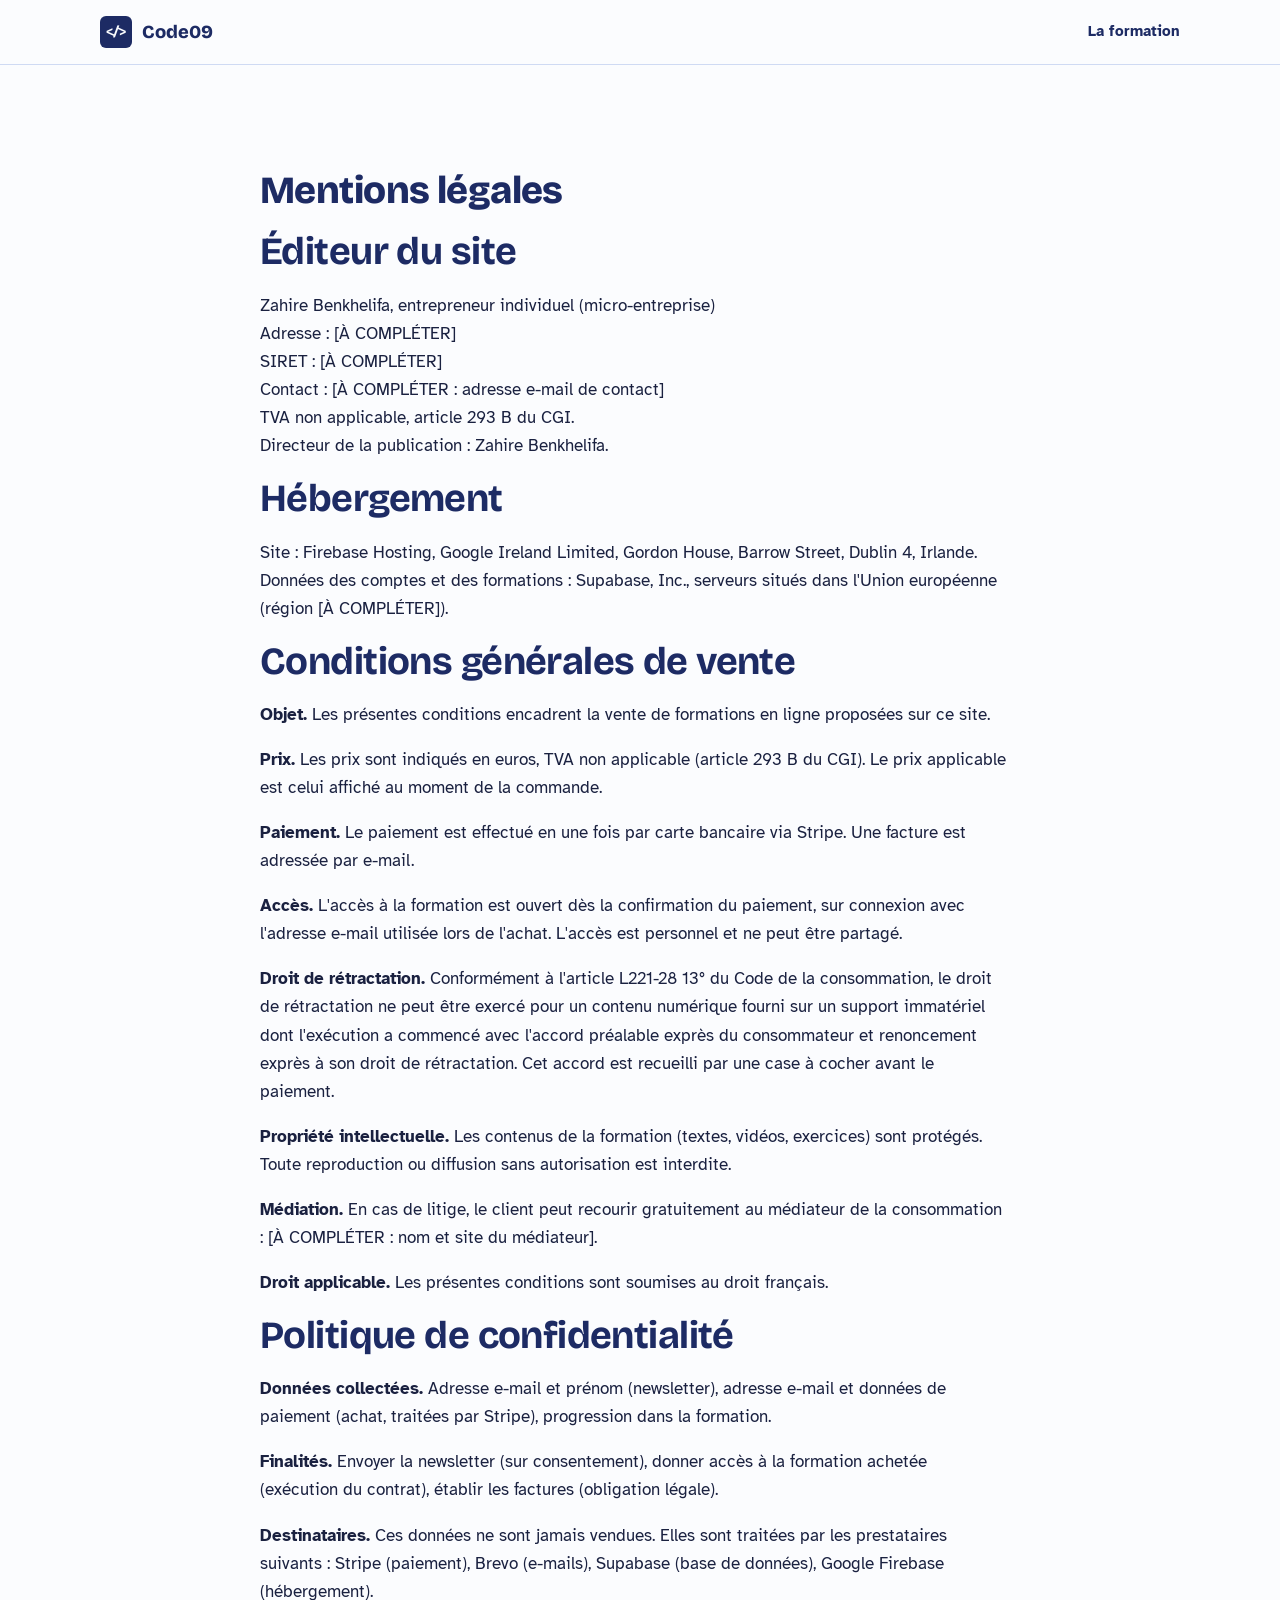
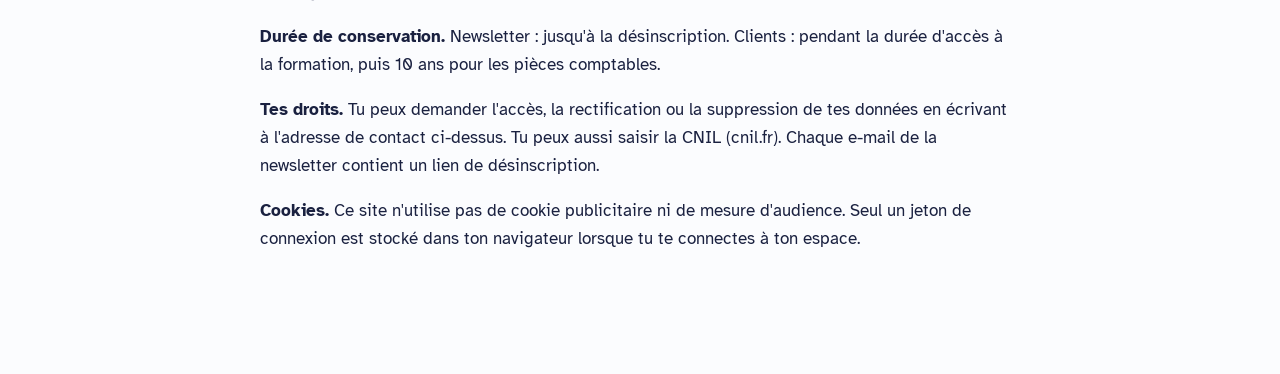
<file: public/mentions-legales.html>
<!doctype html>
<html lang="fr">
<head>
  <meta charset="utf-8">
  <meta name="viewport" content="width=device-width, initial-scale=1">
  <title>Mentions légales, CGV et confidentialité — Code09</title>
  <link rel="stylesheet" href="assets/css/style.css">
</head>
<body>
  <header class="entete">
    <div class="conteneur">
      <a class="logo" href="index.html"><span>&lt;/&gt;</span>Code09</a>
      <nav class="nav"><a href="formation.html">La formation</a></nav>
    </div>
  </header>

  <!-- ⚠️ Modèle à compléter et à faire relire : remplace chaque [À COMPLÉTER]. -->
  <main>
    <section>
      <div class="conteneur lecon contenu">
        <h1 style="font-size: 2.4rem;">Mentions légales</h1>
        <h2>Éditeur du site</h2>
        <p>Zahire Benkhelifa, entrepreneur individuel (micro-entreprise)<br>
        Adresse : [À COMPLÉTER]<br>
        SIRET : [À COMPLÉTER]<br>
        Contact : [À COMPLÉTER : adresse e-mail de contact]<br>
        TVA non applicable, article 293 B du CGI.<br>
        Directeur de la publication : Zahire Benkhelifa.</p>

        <h2>Hébergement</h2>
        <p>Site : Firebase Hosting, Google Ireland Limited, Gordon House, Barrow Street, Dublin 4, Irlande.<br>
        Données des comptes et des formations : Supabase, Inc., serveurs situés dans l'Union européenne (région [À COMPLÉTER]).</p>

        <h2 id="cgv">Conditions générales de vente</h2>
        <p><strong>Objet.</strong> Les présentes conditions encadrent la vente de formations en ligne proposées sur ce site.</p>
        <p><strong>Prix.</strong> Les prix sont indiqués en euros, TVA non applicable (article 293 B du CGI). Le prix applicable est celui affiché au moment de la commande.</p>
        <p><strong>Paiement.</strong> Le paiement est effectué en une fois par carte bancaire via Stripe. Une facture est adressée par e-mail.</p>
        <p><strong>Accès.</strong> L'accès à la formation est ouvert dès la confirmation du paiement, sur connexion avec l'adresse e-mail utilisée lors de l'achat. L'accès est personnel et ne peut être partagé.</p>
        <p><strong>Droit de rétractation.</strong> Conformément à l'article L221-28 13° du Code de la consommation, le droit de rétractation ne peut être exercé pour un contenu numérique fourni sur un support immatériel dont l'exécution a commencé avec l'accord préalable exprès du consommateur et renoncement exprès à son droit de rétractation. Cet accord est recueilli par une case à cocher avant le paiement.</p>
        <p><strong>Propriété intellectuelle.</strong> Les contenus de la formation (textes, vidéos, exercices) sont protégés. Toute reproduction ou diffusion sans autorisation est interdite.</p>
        <p><strong>Médiation.</strong> En cas de litige, le client peut recourir gratuitement au médiateur de la consommation : [À COMPLÉTER : nom et site du médiateur].</p>
        <p><strong>Droit applicable.</strong> Les présentes conditions sont soumises au droit français.</p>

        <h2 id="confidentialite">Politique de confidentialité</h2>
        <p><strong>Données collectées.</strong> Adresse e-mail et prénom (newsletter), adresse e-mail et données de paiement (achat, traitées par Stripe), progression dans la formation.</p>
        <p><strong>Finalités.</strong> Envoyer la newsletter (sur consentement), donner accès à la formation achetée (exécution du contrat), établir les factures (obligation légale).</p>
        <p><strong>Destinataires.</strong> Ces données ne sont jamais vendues. Elles sont traitées par les prestataires suivants : Stripe (paiement), Brevo (e-mails), Supabase (base de données), Google Firebase (hébergement).</p>
        <p><strong>Durée de conservation.</strong> Newsletter : jusqu'à la désinscription. Clients : pendant la durée d'accès à la formation, puis 10 ans pour les pièces comptables.</p>
        <p><strong>Tes droits.</strong> Tu peux demander l'accès, la rectification ou la suppression de tes données en écrivant à l'adresse de contact ci-dessus. Tu peux aussi saisir la CNIL (cnil.fr). Chaque e-mail de la newsletter contient un lien de désinscription.</p>
        <p><strong>Cookies.</strong> Ce site n'utilise pas de cookie publicitaire ni de mesure d'audience. Seul un jeton de connexion est stocké dans ton navigateur lorsque tu te connectes à ton espace.</p>
      </div>
    </section>
  </main>
</body>
</html>
</file>
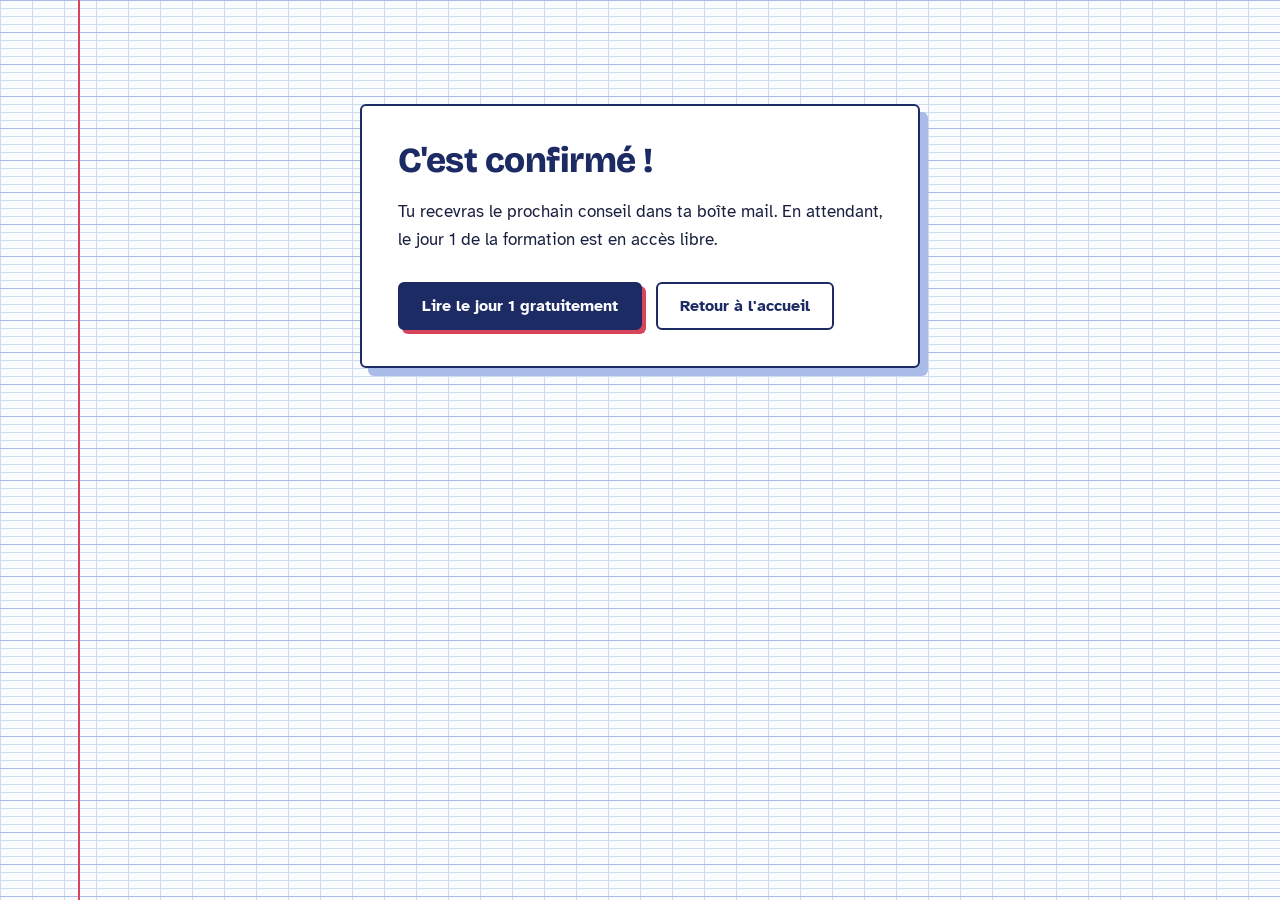
<file: public/newsletter-confirmee.html>
<!doctype html>
<html lang="fr">
<head>
  <meta charset="utf-8">
  <meta name="viewport" content="width=device-width, initial-scale=1">
  <title>Inscription confirmée — Code09</title>
  <meta name="robots" content="noindex">
  <link rel="stylesheet" href="assets/css/style.css">
</head>
<body>
  <main>
    <section class="seyes" style="min-height: 100vh;">
      <div class="conteneur">
        <div class="fiche" style="max-width: 560px; margin-inline: auto;">
          <h1 style="font-size: 2.2rem;">C'est confirmé !</h1>
          <p>Tu recevras le prochain conseil dans ta boîte mail. En attendant, le jour 1 de la formation est en accès libre.</p>
          <div class="actions">
            <a class="btn" href="lecon.html?jour=1">Lire le jour 1 gratuitement</a>
            <a class="btn btn-secondaire" href="index.html">Retour à l'accueil</a>
          </div>
        </div>
      </div>
    </section>
  </main>
</body>
</html>
</file>
<file: public/assets/css/style.css>
/* ============================================================
   Formation IA — feuille de style unique
   Direction : le cahier Seyès du prof (jour) + l'encre de nuit du dev (soir)
   ============================================================ */
@import url("https://fonts.googleapis.com/css2?family=Bricolage+Grotesque:opsz,wght@12..96,500;12..96,700;12..96,800&family=Atkinson+Hyperlegible:ital,wght@0,400;0,700;1,400&family=JetBrains+Mono:wght@400;600&display=swap");

:root {
  --papier: #fbfcfe;
  --papier-2: #f1f4fb;
  --seyes: #cfdaf3;
  --seyes-fort: #a9bbe6;
  --marge: #d6455b;
  --encre: #1d2b64;
  --encre-2: #3b4a85;
  --nuit: #121a3d;
  --nuit-2: #1c2754;
  --texte: #1a2140;
  --texte-doux: #4f5878;
  --ok: #1f7a55;
  --stabilo: #ffe45c;
  --rayon: 6px;
  --gouttiere: clamp(16px, 4vw, 40px);
  --largeur: 1080px;
  --titre: "Bricolage Grotesque", system-ui, sans-serif;
  --corps: "Atkinson Hyperlegible", system-ui, sans-serif;
  --code: "JetBrains Mono", ui-monospace, monospace;
}

*, *::before, *::after { box-sizing: border-box; }
html { -webkit-text-size-adjust: 100%; }
body {
  margin: 0;
  background: var(--papier);
  color: var(--texte);
  font: 400 1.0625rem/1.65 var(--corps);
}
img { max-width: 100%; display: block; }
a { color: var(--encre); text-underline-offset: 3px; }
a:hover { color: var(--marge); }
:focus-visible { outline: 3px solid var(--marge); outline-offset: 3px; border-radius: 2px; }

h1, h2, h3 { font-family: var(--titre); color: var(--encre); line-height: 1.1; margin: 0 0 .5em; letter-spacing: -0.015em; }
h1 { font-size: clamp(2.2rem, 6vw, 4rem); font-weight: 800; }
h2 { font-size: clamp(1.6rem, 3.6vw, 2.4rem); font-weight: 700; }
h3 { font-size: 1.25rem; font-weight: 700; }
p { margin: 0 0 1em; max-width: 68ch; }

.conteneur { width: min(100% - 2 * var(--gouttiere), var(--largeur)); margin-inline: auto; }

/* ---------- Papier Seyès (grands carreaux) ---------- */
.seyes {
  background-color: var(--papier);
  background-image:
    linear-gradient(90deg, transparent calc(var(--gouttiere) + 38px), var(--marge) calc(var(--gouttiere) + 38px), var(--marge) calc(var(--gouttiere) + 40px), transparent calc(var(--gouttiere) + 40px)),
    linear-gradient(var(--seyes-fort) 1px, transparent 1px),
    linear-gradient(var(--seyes) 1px, transparent 1px),
    linear-gradient(90deg, var(--seyes) 1px, transparent 1px);
  background-size: 100% 100%, 100% 32px, 100% 8px, 32px 100%;
}
@media (max-width: 640px) {
  .seyes { background-image:
    linear-gradient(var(--seyes-fort) 1px, transparent 1px),
    linear-gradient(var(--seyes) 1px, transparent 1px);
    background-size: 100% 32px, 100% 8px; }
}

/* ---------- En-tête ---------- */
.entete { position: sticky; top: 0; z-index: 10; background: color-mix(in srgb, var(--papier) 92%, transparent); backdrop-filter: blur(6px); border-bottom: 1px solid var(--seyes); }
.entete .conteneur { display: flex; align-items: center; justify-content: space-between; gap: 16px; min-height: 64px; }
.logo { font-family: var(--titre); font-weight: 800; font-size: 1.15rem; color: var(--encre); text-decoration: none; display: flex; align-items: center; gap: 10px; }
.logo span { display: inline-grid; place-items: center; width: 32px; height: 32px; border-radius: 6px; background: var(--encre); color: var(--papier); font-family: var(--code); font-size: .8rem; }
.nav { display: flex; gap: 20px; align-items: center; }
.nav a { text-decoration: none; font-weight: 700; font-size: .95rem; }
@media (max-width: 640px) { .nav .masquer-mobile { display: none; } }

/* ---------- Boutons ---------- */
.btn {
  display: inline-flex; align-items: center; justify-content: center; gap: 8px;
  font: 700 1rem/1 var(--corps); padding: 14px 22px; border-radius: var(--rayon);
  border: 2px solid var(--encre); background: var(--encre); color: var(--papier);
  cursor: pointer; text-decoration: none; transition: transform .12s ease, box-shadow .12s ease;
  box-shadow: 4px 4px 0 var(--marge);
}
.btn:hover { color: var(--papier); transform: translate(-1px, -1px); box-shadow: 5px 5px 0 var(--marge); }
.btn:active { transform: translate(2px, 2px); box-shadow: 1px 1px 0 var(--marge); }
.btn[disabled] { opacity: .6; cursor: wait; }
.btn-secondaire { background: transparent; color: var(--encre); box-shadow: none; }
.btn-secondaire:hover { color: var(--encre); background: var(--papier-2); box-shadow: none; }
.btn-petit { padding: 8px 14px; font-size: .9rem; box-shadow: 2px 2px 0 var(--marge); }
.btn-danger { background: var(--marge); border-color: var(--marge); box-shadow: none; }

/* ---------- Sections ---------- */
section { padding-block: clamp(56px, 9vw, 104px); }
.nuit { background: var(--nuit); color: #dfe5fb; }
.nuit h2, .nuit h3 { color: #fff; }
.nuit a { color: var(--stabilo); }
.intro { font-size: 1.2rem; color: var(--texte-doux); }
.nuit .intro { color: #b7c1e6; }

/* ---------- Héros ---------- */
.heros { padding-block: clamp(48px, 8vw, 96px) clamp(56px, 8vw, 88px); }
.heros .conteneur { padding-left: clamp(0px, 5vw, 56px); }
.heros h1 { max-width: 16ch; }
.heros .intro { max-width: 52ch; }
.surligne { background: linear-gradient(transparent 58%, var(--stabilo) 58%, var(--stabilo) 92%, transparent 92%); padding-inline: 2px; }
.actions { display: flex; flex-wrap: wrap; gap: 14px; margin-top: 28px; }
.signature { margin-top: 36px; font-family: var(--code); font-size: .9rem; color: var(--texte-doux); }
.signature b { color: var(--marge); font-weight: 600; }

/* ---------- Grille des 30 jours ---------- */
.trente { display: grid; grid-template-columns: repeat(auto-fill, minmax(150px, 1fr)); gap: 10px; margin-top: 32px; padding: 0; list-style: none; }
.jour {
  position: relative; background: var(--papier); border: 1px solid var(--seyes-fort); border-radius: var(--rayon);
  padding: 12px 12px 14px; min-height: 118px; display: flex; flex-direction: column; gap: 6px;
}
.jour .num { font-family: var(--code); font-size: .8rem; color: var(--marge); font-weight: 600; }
.jour .titre { font-weight: 700; font-size: .95rem; line-height: 1.3; color: var(--encre); }
.jour .badge { margin-top: auto; align-self: flex-start; }
.jour a { text-decoration: none; }
.jour a::after { content: ""; position: absolute; inset: 0; }
.jour.fait { background: #eef8f2; border-color: #9fd3b7; }
.jour.fait .num::after { content: " ✓ fait"; color: var(--ok); }
.jour.verrou { opacity: .72; }
.jour.verrou .titre::before { content: "🔒 "; }
.semaine { grid-column: 1 / -1; font-family: var(--titre); font-weight: 700; color: var(--encre-2); margin: 18px 0 2px; font-size: 1.05rem; }
.nuit .jour { background: var(--nuit-2); border-color: #33407a; }
.nuit .jour .titre { color: #eef1ff; }
.nuit .semaine { color: #9fb0ee; }

.badge { display: inline-block; font-size: .75rem; font-weight: 700; padding: 3px 8px; border-radius: 999px; background: var(--stabilo); color: var(--nuit); }

/* ---------- Blocs ---------- */
.deux-col { display: grid; grid-template-columns: repeat(auto-fit, minmax(280px, 1fr)); gap: clamp(24px, 5vw, 64px); align-items: start; }
.liste-coches { list-style: none; padding: 0; margin: 0; }
.liste-coches li { padding-left: 32px; position: relative; margin-bottom: 12px; }
.liste-coches li::before { content: "✓"; position: absolute; left: 0; top: 0; color: var(--ok); font-weight: 700; font-size: 1.1rem; }

.fiche { background: #fff; border: 2px solid var(--encre); border-radius: var(--rayon); padding: clamp(20px, 4vw, 36px); box-shadow: 8px 8px 0 var(--seyes-fort); }
.prix { font-family: var(--titre); font-weight: 800; font-size: 3.2rem; color: var(--encre); line-height: 1; }
.prix small { font-size: 1rem; font-weight: 500; color: var(--texte-doux); }

/* ---------- Formulaires ---------- */
form.pile { display: grid; gap: 14px; max-width: 460px; }
.ligne-form { display: flex; flex-wrap: wrap; gap: 10px; }
.ligne-form input { flex: 1 1 220px; }
label { font-weight: 700; font-size: .95rem; display: grid; gap: 6px; }
input, textarea, select {
  font: inherit; padding: 12px 14px; border: 2px solid var(--seyes-fort); border-radius: var(--rayon);
  background: #fff; color: var(--texte); width: 100%;
}
input:focus, textarea:focus, select:focus { border-color: var(--encre); outline: none; }
textarea { min-height: 140px; resize: vertical; }
.case { display: flex; align-items: center; gap: 10px; font-weight: 400; }
.case input { width: auto; }
.pot-de-miel { position: absolute; left: -10000px; width: 1px; height: 1px; overflow: hidden; }
.mention { font-size: .85rem; color: var(--texte-doux); }
.nuit .mention { color: #9aa6d4; }
.nuit input { border-color: #33407a; }

.message { padding: 12px 16px; border-radius: var(--rayon); font-weight: 700; margin: 12px 0; }
.message.ok { background: #e6f5ee; color: var(--ok); }
.message.erreur { background: #fde8ec; color: #9b1c33; }
.message:empty { display: none; }

/* ---------- FAQ ---------- */
details { border-bottom: 1px solid var(--seyes-fort); padding: 16px 0; }
summary { cursor: pointer; font-weight: 700; font-family: var(--titre); font-size: 1.1rem; color: var(--encre); }
details p { margin: 10px 0 0; }

/* ---------- Leçon ---------- */
.lecon { max-width: 760px; margin-inline: auto; }
.lecon .contenu h2 { margin-top: 1.6em; font-size: 1.6rem; }
.lecon .contenu pre { background: var(--nuit); color: #e6ebff; padding: 16px; border-radius: var(--rayon); overflow-x: auto; font: .9rem/1.5 var(--code); }
.lecon .contenu code { font-family: var(--code); font-size: .92em; background: var(--papier-2); padding: 1px 5px; border-radius: 4px; }
.lecon .contenu pre code { background: none; padding: 0; }
.lecon .contenu blockquote { border-left: 4px solid var(--marge); margin: 1em 0; padding: 4px 16px; color: var(--texte-doux); }
.video { position: relative; aspect-ratio: 16 / 9; margin: 24px 0; border-radius: var(--rayon); overflow: hidden; background: var(--nuit); }
.video iframe { position: absolute; inset: 0; width: 100%; height: 100%; border: 0; }
.nav-lecon { display: flex; justify-content: space-between; gap: 12px; flex-wrap: wrap; margin-top: 40px; padding-top: 24px; border-top: 1px solid var(--seyes-fort); }

/* ---------- Barre de progression ---------- */
.progression { height: 14px; background: var(--papier-2); border: 1px solid var(--seyes-fort); border-radius: 999px; overflow: hidden; margin: 12px 0 6px; }
.progression > div { height: 100%; background: var(--ok); width: 0; transition: width .4s ease; }

/* ---------- Admin ---------- */
.admin-grille { display: grid; grid-template-columns: 300px 1fr; gap: 24px; align-items: start; }
@media (max-width: 860px) { .admin-grille { grid-template-columns: 1fr; } }
.admin-liste { list-style: none; padding: 0; margin: 0; border: 1px solid var(--seyes-fort); border-radius: var(--rayon); max-height: 70vh; overflow: auto; background: #fff; }
.admin-liste button { all: unset; box-sizing: border-box; display: block; width: 100%; padding: 10px 14px; cursor: pointer; border-bottom: 1px solid var(--papier-2); font-size: .95rem; }
.admin-liste button:hover, .admin-liste button[aria-current="true"] { background: var(--papier-2); }
.admin-liste .num { font-family: var(--code); color: var(--marge); margin-right: 6px; }
.onglets { display: flex; gap: 8px; margin-bottom: 8px; }
.apercu { border: 1px dashed var(--seyes-fort); border-radius: var(--rayon); padding: 16px; background: #fff; min-height: 140px; }

/* ---------- Pied de page ---------- */
.pied { padding-block: 40px; background: var(--nuit); color: #aeb8df; font-size: .9rem; }
.pied .conteneur { display: flex; flex-wrap: wrap; gap: 16px 32px; justify-content: space-between; }
.pied a { color: #dfe5fb; }

.cache { display: none !important; }
.centre { text-align: center; }
.centre p { margin-inline: auto; }

@media (prefers-reduced-motion: reduce) {
  *, *::before, *::after { transition: none !important; animation: none !important; }
}
.liens-pied { display: flex; flex-wrap: wrap; gap: 8px 20px; }
</file>
